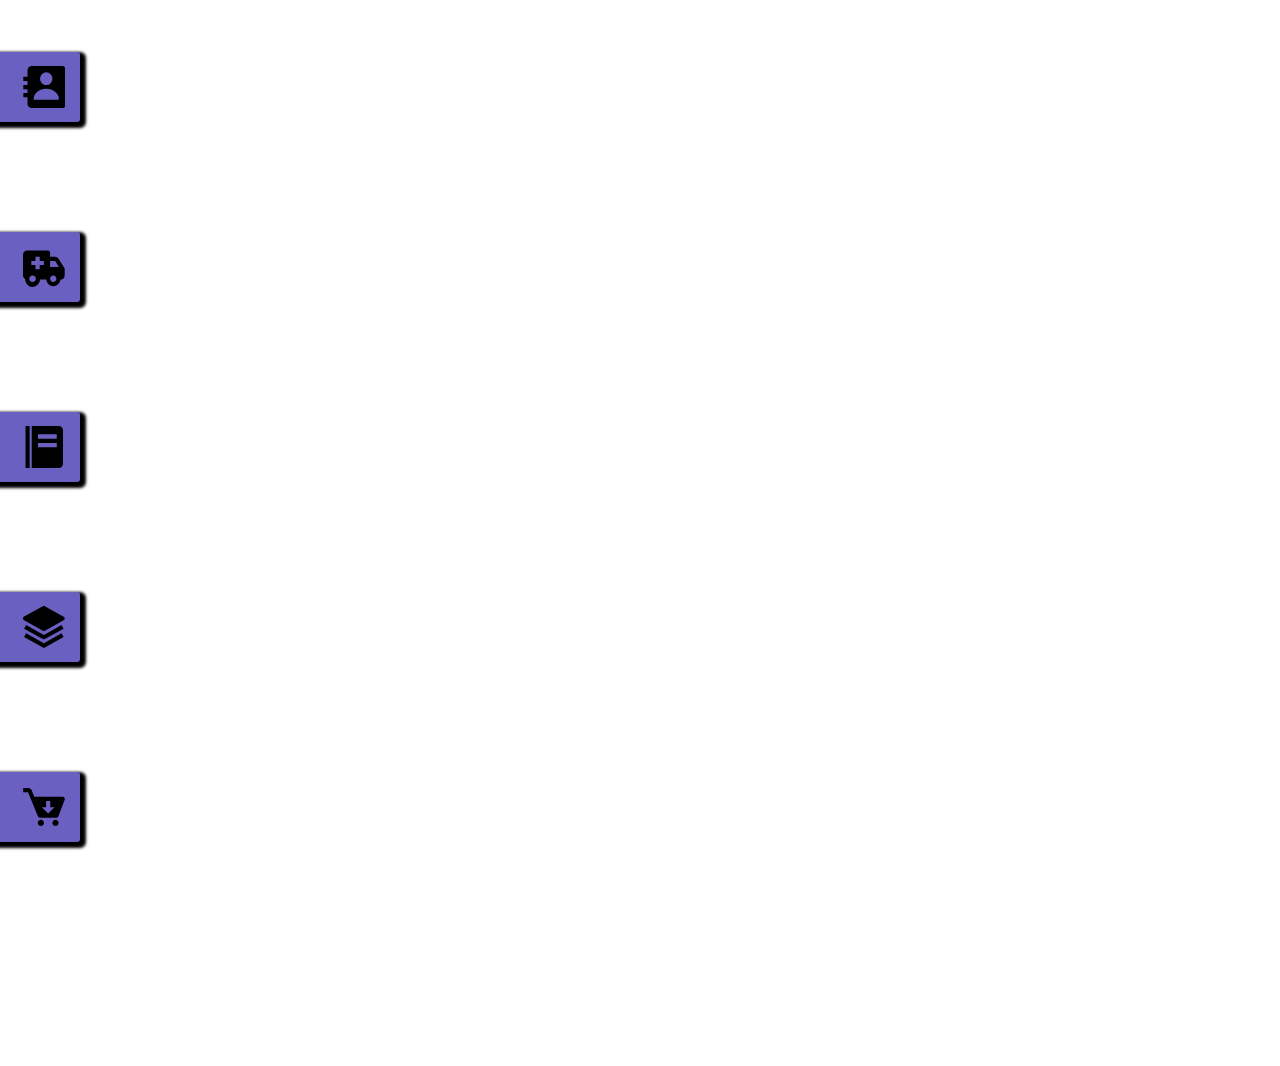
<file: pages/Case1.html>
<!DOCTYPE html>
<html lang="en">
<head>
    <meta charset="UTF-8">
    <meta name="viewport" content="width=device-width, initial-scale=1.0">
    <title>Case 1</title>
    <link
    href="https://unpkg.com/boxicons@2.1.4/css/boxicons.min.css"
    rel="stylesheet"
  />
  <link rel ="stylesheet"href="Case1.css">
</head>
<body>

    <div class="container">
        <div class="box">
            <p>Menu One</p>
            <i class='bx bxs-contact'></i>
        </div>
        <div class="box">
            <p>Menu Two</p>
            <i class='bx bxs-ambulance' ></i>
        </div>
        <div class="box">
            <p>Menu Three</p>
            <i class='bx bxs-food-menu' ></i>
        </div>
        <div class="box">
            <p>Menu Four</p>
            <i class='bx bxs-layer' ></i>
        </div>
        <div class="box">
            <p>Menu Five</p>
            <i class='bx bxs-cart-download' ></i>
        </div>
    </div>
    
</body>
</html>
</file>
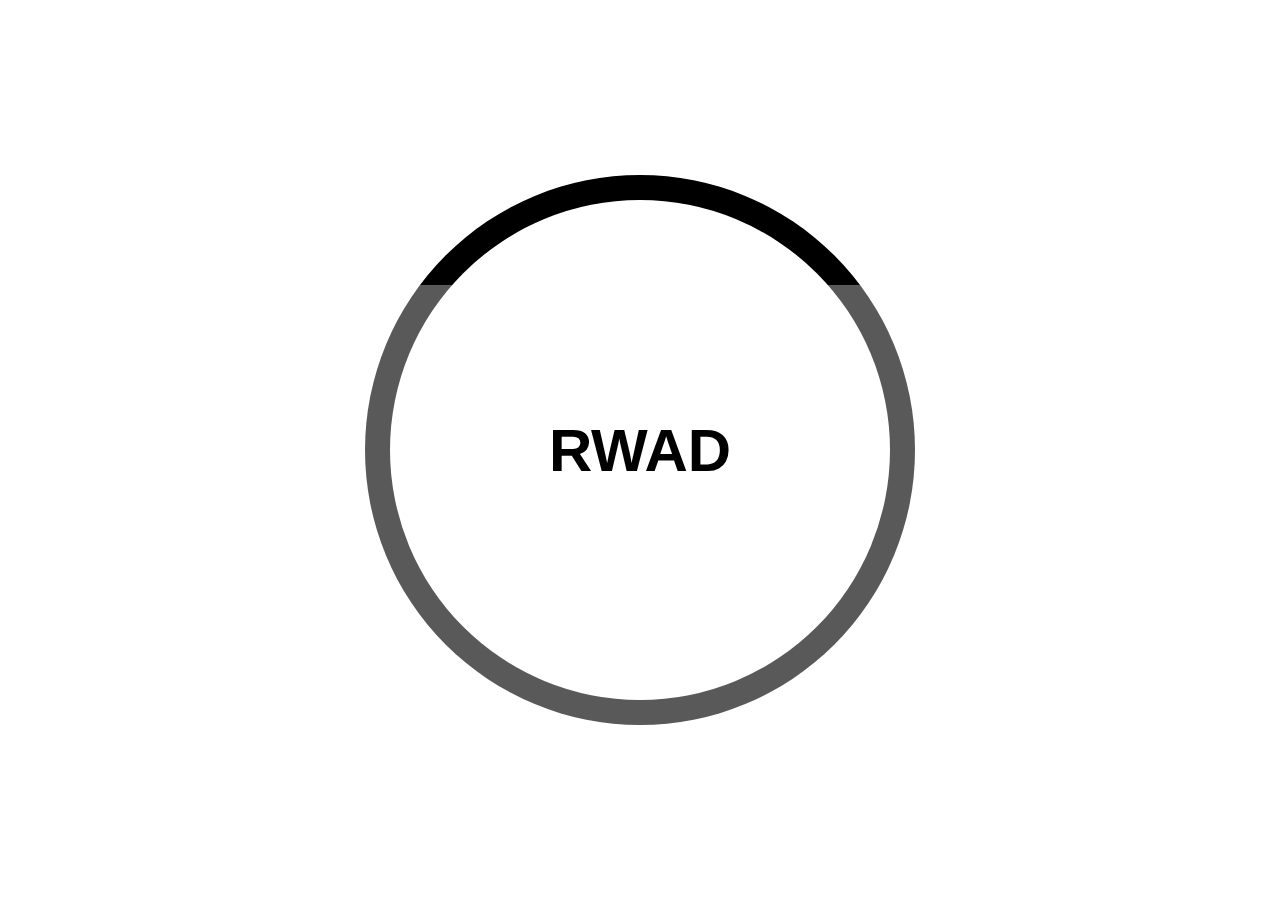
<file: pages/Case2.html>
<!DOCTYPE html>
<html lang="en">
  <head>
    <meta charset="UTF-8" />
    <meta name="viewport" content="width=device-width, initial-scale=1.0" />
    <title>Case 02</title>
    <link rel="stylesheet" href="Case2.css" />
  </head>
  <body>
    <div class="container">
      <div class="outer-circle">
        <div class="inner-circle">RWAD</div>
      </div>
    </div>
  </body>
</html>
</file>
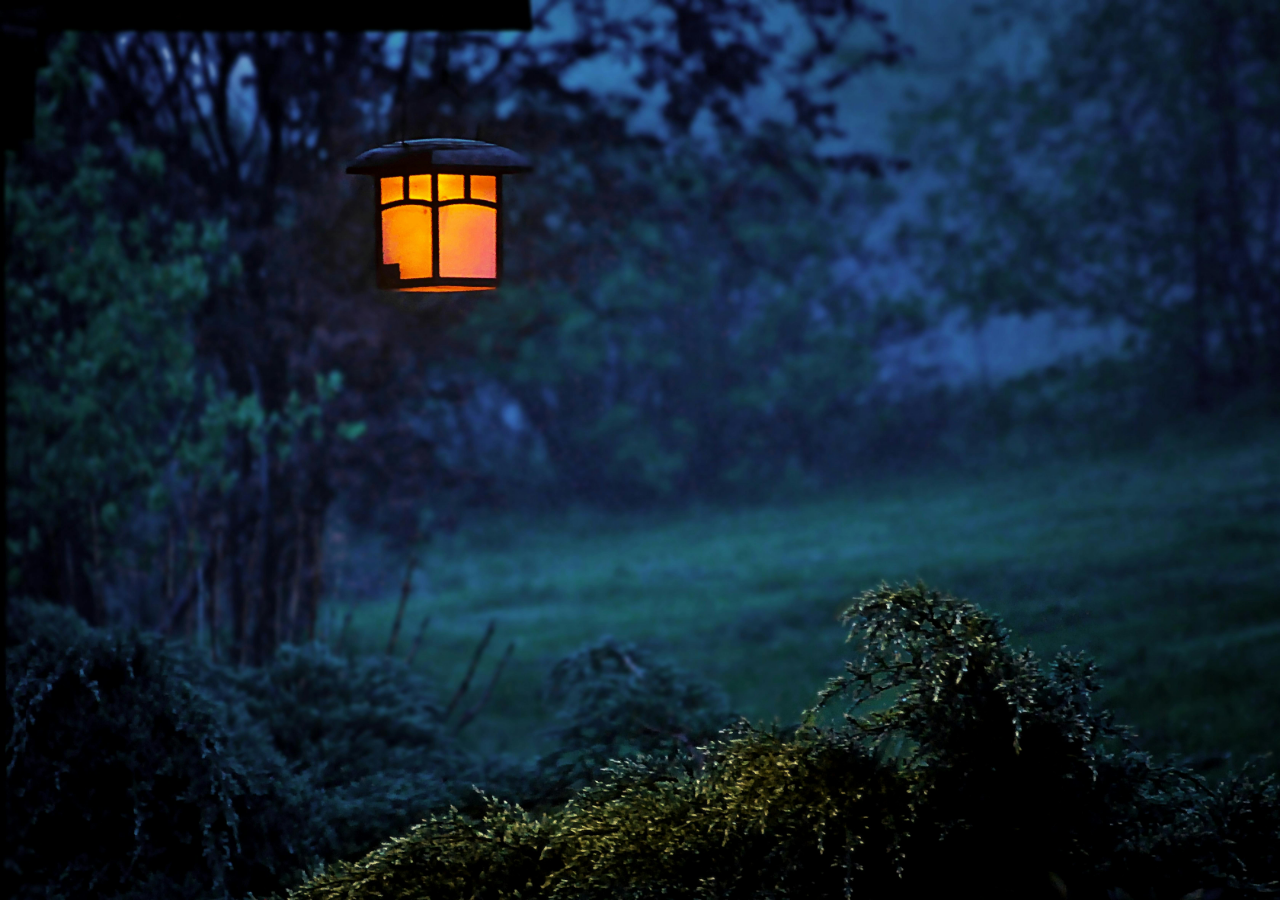
<file: pages/Case5.html>
<!DOCTYPE html>
<html lang="en">
<head>
    <meta charset="UTF-8">
    <meta name="viewport" content="width=device-width, initial-scale=1.0">
    <title>Case 5</title>
    <link rel ="stylesheet"href="Case5.css">
</head>
<body>
    <div class="slider">
        <figure>
            <div class="slide">
                <img src="/images/pexels-inspire-media-works-248513172-15066033.jpg" alt="">
            </div>

            <div class="slide">
                <img src="/images/pexels-kyleroxas-2138922.jpg" alt="">
            </div>

            <div class="slide">
                <img src="/images/pexels-philippedonn-1242764.jpg" alt="">
            </div>

            <div class="slide">
                <img src="/images/pexels-pixabay-33545.jpg" alt="">
            </div>

            <div class="slide">
                <img src="/images/pexels-pixabay-414144.jpg" alt="">
            </div>
        </figure>
    </div>
    
</body>
</html>
</file>
<file: pages/Case1.css>
body{
    margin: 0;
}

.container{
    height: 100vh;
    width: 100vw;
    display: grid;
    grid-template-rows: 1fr 1fr 1fr 1fr 1fr;
    margin-top: 8%;
    justify-content: left;
    text-align: center;
    margin-bottom: 5%;
}

.container .box{
    height: 70px;
    width: 90px;
    display: flex;
    align-items: center;
    margin-left: -10px;
    margin-top: -50px;
    background-color: #6a60c2;
    box-shadow: 3px 3px 3px 3px rgb(0, 0, 0);
    transition: ease-out 1.3s;
    border-radius: 3px;
    
}

.container .box:hover{
    width: 420px;
    transition: ease-in-out 1.3s;
}

.container .box p{
    font-size: 0;
    transition: ease-out 1.3s;
}

.container .box:hover p{
    font-size: 25px;
    font-weight: 600;
    padding-left: 35px;
    transition: ease-in-out 1.3s;
}

.container .box i{
    font-size: 50px;
    padding-left: 29px;
    transition: ease-out 1.3s;
}

.container .box:hover i{
    padding-left: 200px;
    transition: ease-in-out 1.3s;
}
</file>
<file: pages/Case2.css>
body{
    margin: 0;
    
}
.container{
    height: 100vh;
    display: flex;
    justify-content: center;
    align-items: center;
    background-color: rgb(255, 255, 255);
}
.inner-circle{
    height: 500px;
    width: 500px;
    border-radius: 50%;
    background-color: rgb(255, 255, 255);
    color: rgb(0, 0, 0);
    font-weight: 600;
    font-family: sans-serif;
    font-size: 60px;
    display: flex;
    justify-content: center;
    align-items: center;
    transition: 4s ;
    
    
}
.outer-circle{
    height: 550px;
    width: 550px;
    background: linear-gradient(rgb(0, 0, 0) 20%,rgb(90, 89, 89) 20%,rgb(90, 89, 89) 20%, rgb(90, 89, 89) 20%, rgb(90, 89, 89) 20%);
    border-radius: 50%;
    transition: 4s ease;
    display: flex;
    justify-content: center;
    align-items: center;
}
.outer-circle:hover {
    transform: rotate(360deg);
}
.outer-circle:hover .inner-circle{
    transform: rotate(-360deg);
}
.outer-circle:not(:hover){
    transition: tranform 0s;
}
.outer-circle:not(:hover) .inner-circle{
    transition: tranform 0s;
}
</file>
<file: pages/Case5.css>
*{
    margin: 0;
    padding: 0;
}
.slider{
    width: 100%;
    height: 100vh;
    overflow: hidden;
}

figure{
    position: relative;
    left: 0;
    width: 500%;
    animation: 10s slide  infinite;
  
}

@keyframes slide {
    0%{
        left: -300;
    }
    6.25%{
        left: -300;
    }
    12.5%{
        left: -200%;
    }
    17.75%{
        left: -200%;
    }
    25%{
        left: -100%;
    }
    31.25%{
        left: -100%;
    }
    37.5%{
        left: 0%;
    }
    43.75%{
        left: 0%;
    }
    50%{
        left: 0%;
    }
    56.25%{
        left: -100%;
    }
    62.5%{
        left: -100%;
    }
    68.75%{
        left: -200%;
    }
    75%{
        left: -200%;
    }
    81.25%{
        left: -300%;
    }
    87.5%{
        left: -300%;
    }
    93.75%{
        left: -300%;
    }
    100%{
        left: -300%;
    }

    
}

.slide{
    width: 20%;
    height: 100vh;
    position:relative;
    float: right;
}
.slider img{
    width: 100%;
    height: 100vh;
}
</file>
